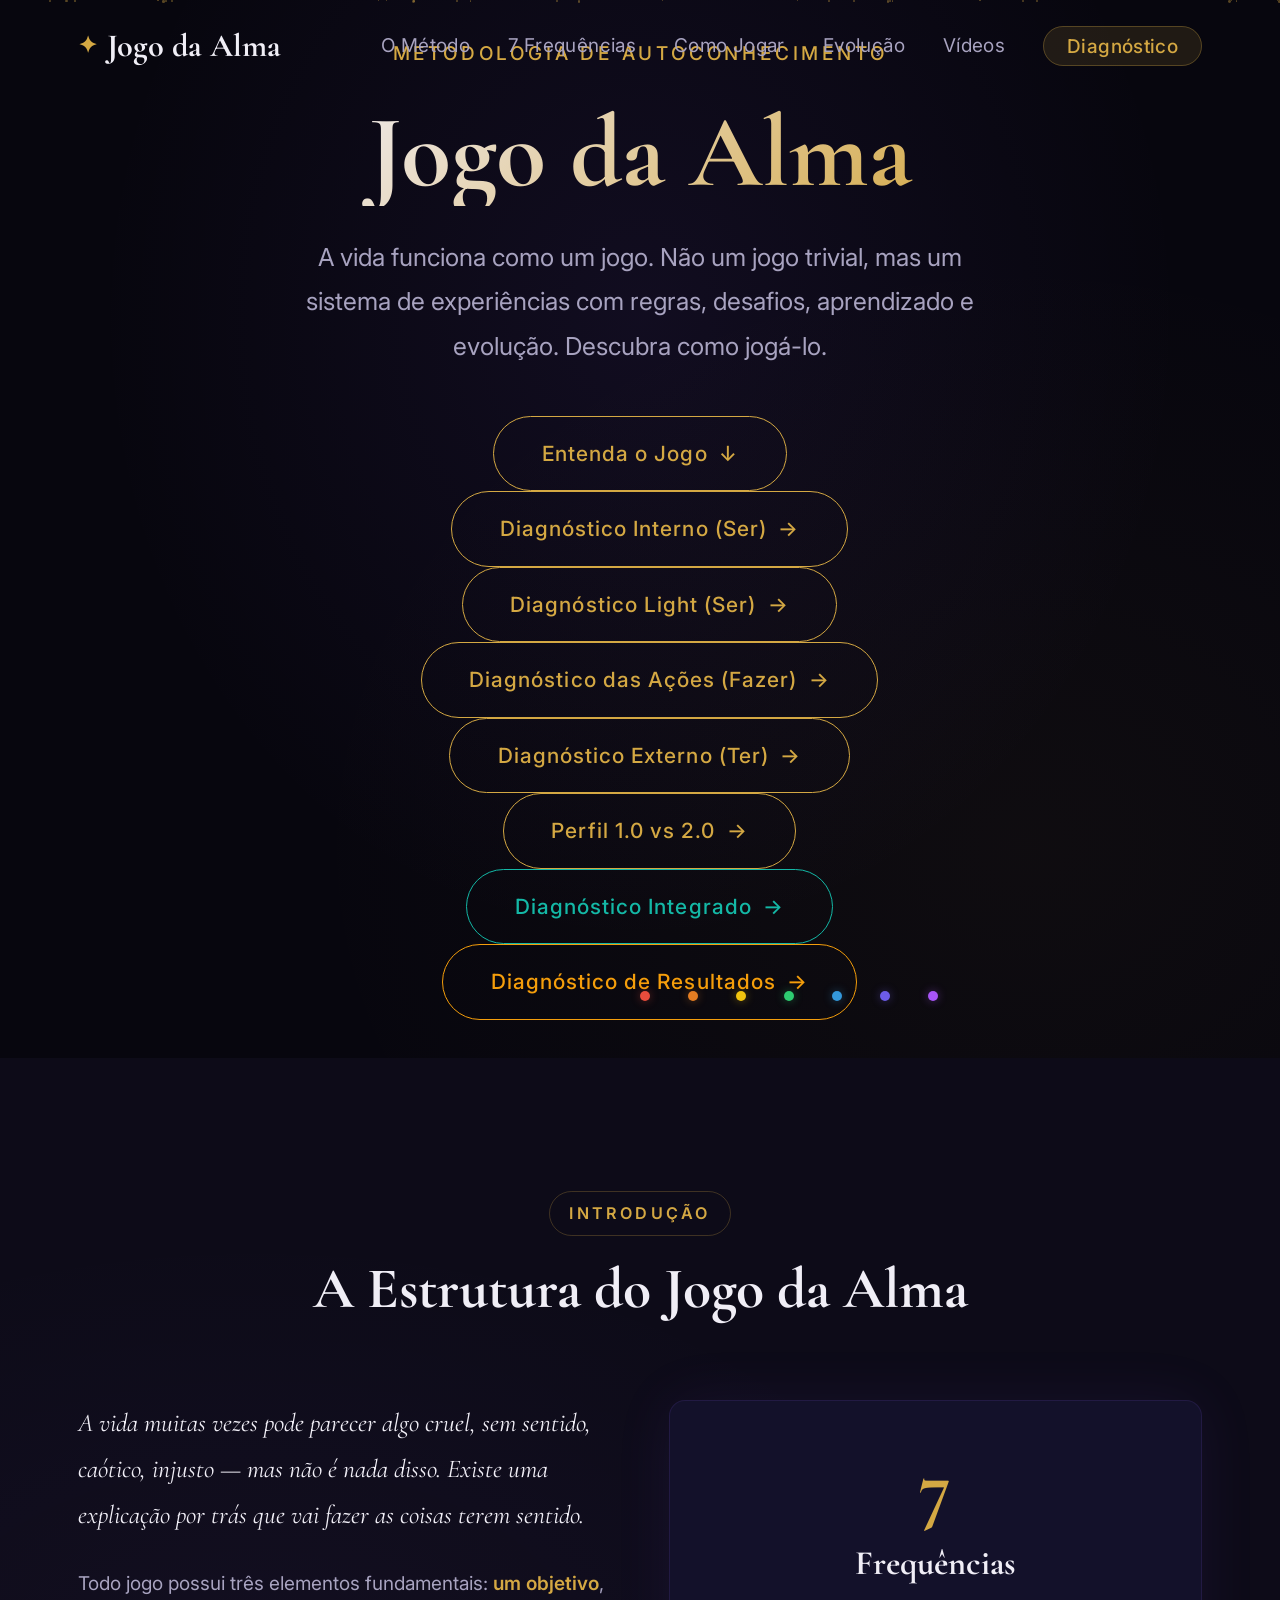
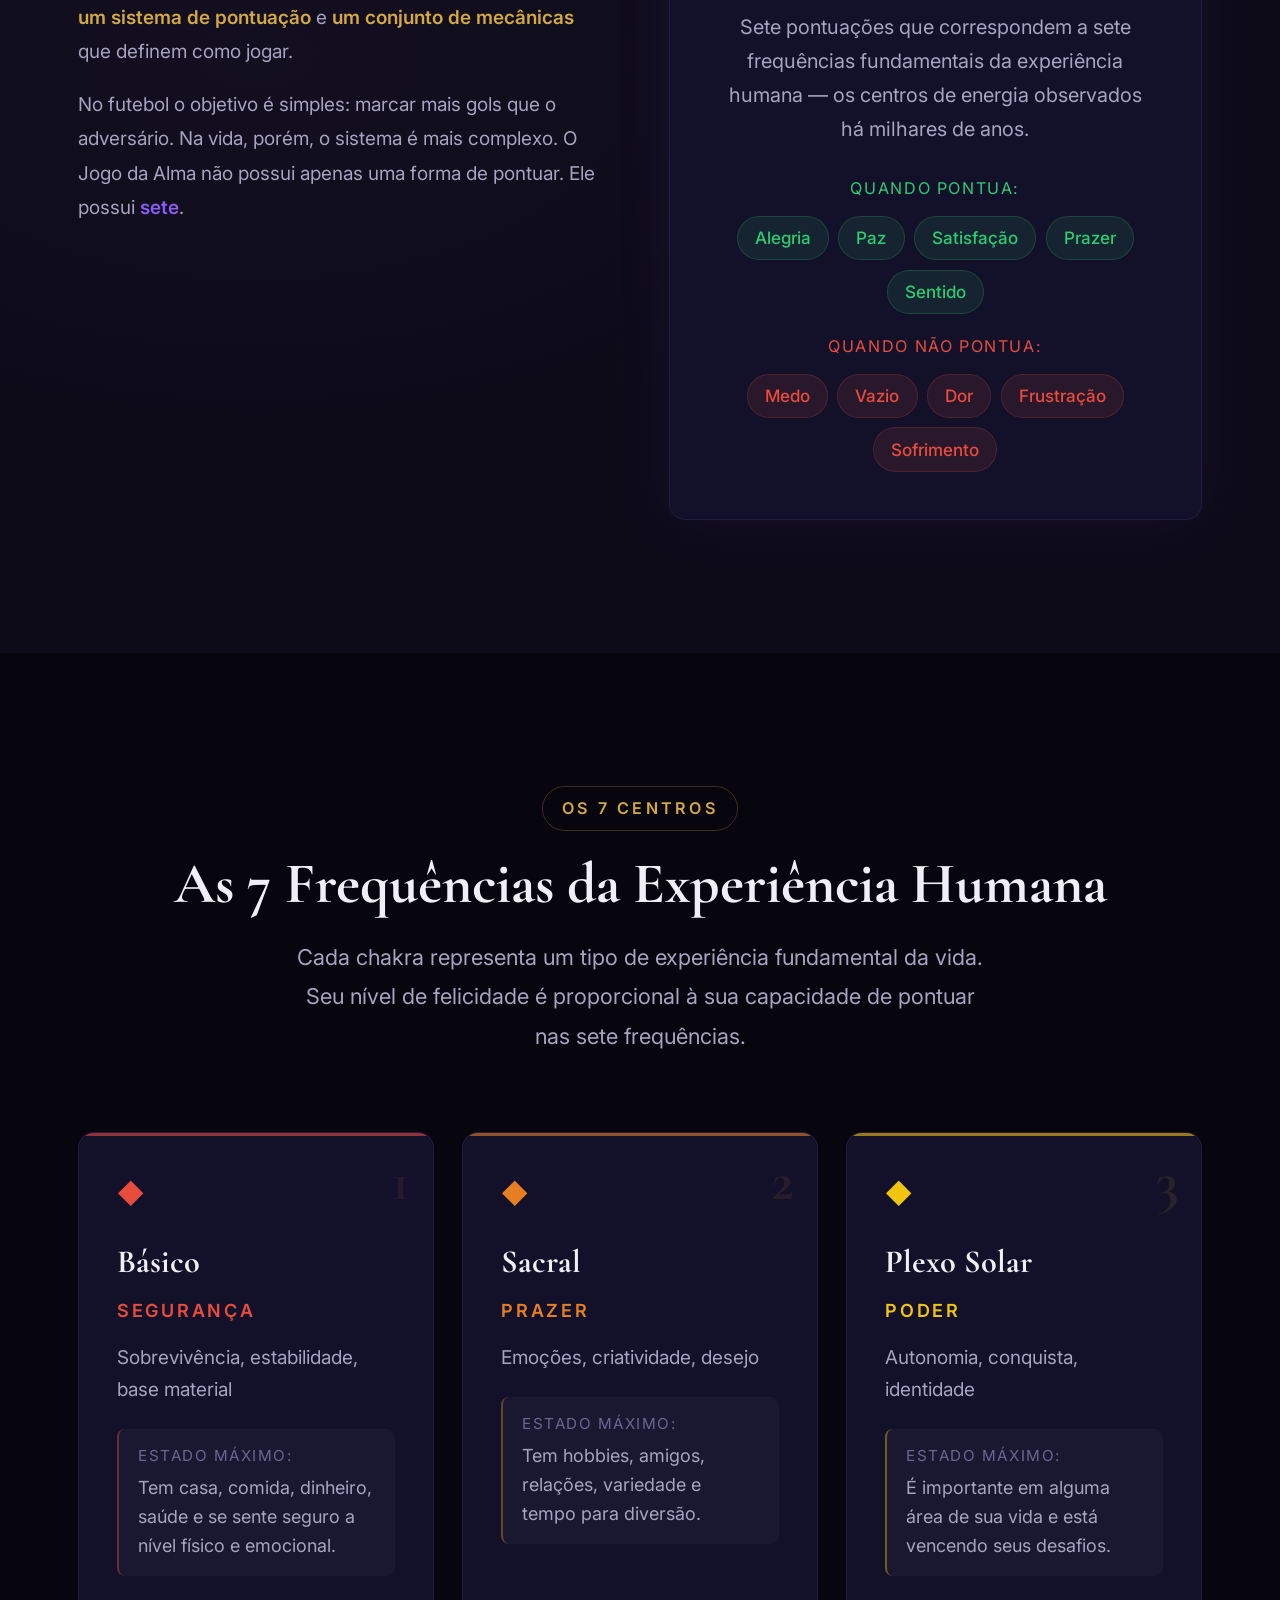
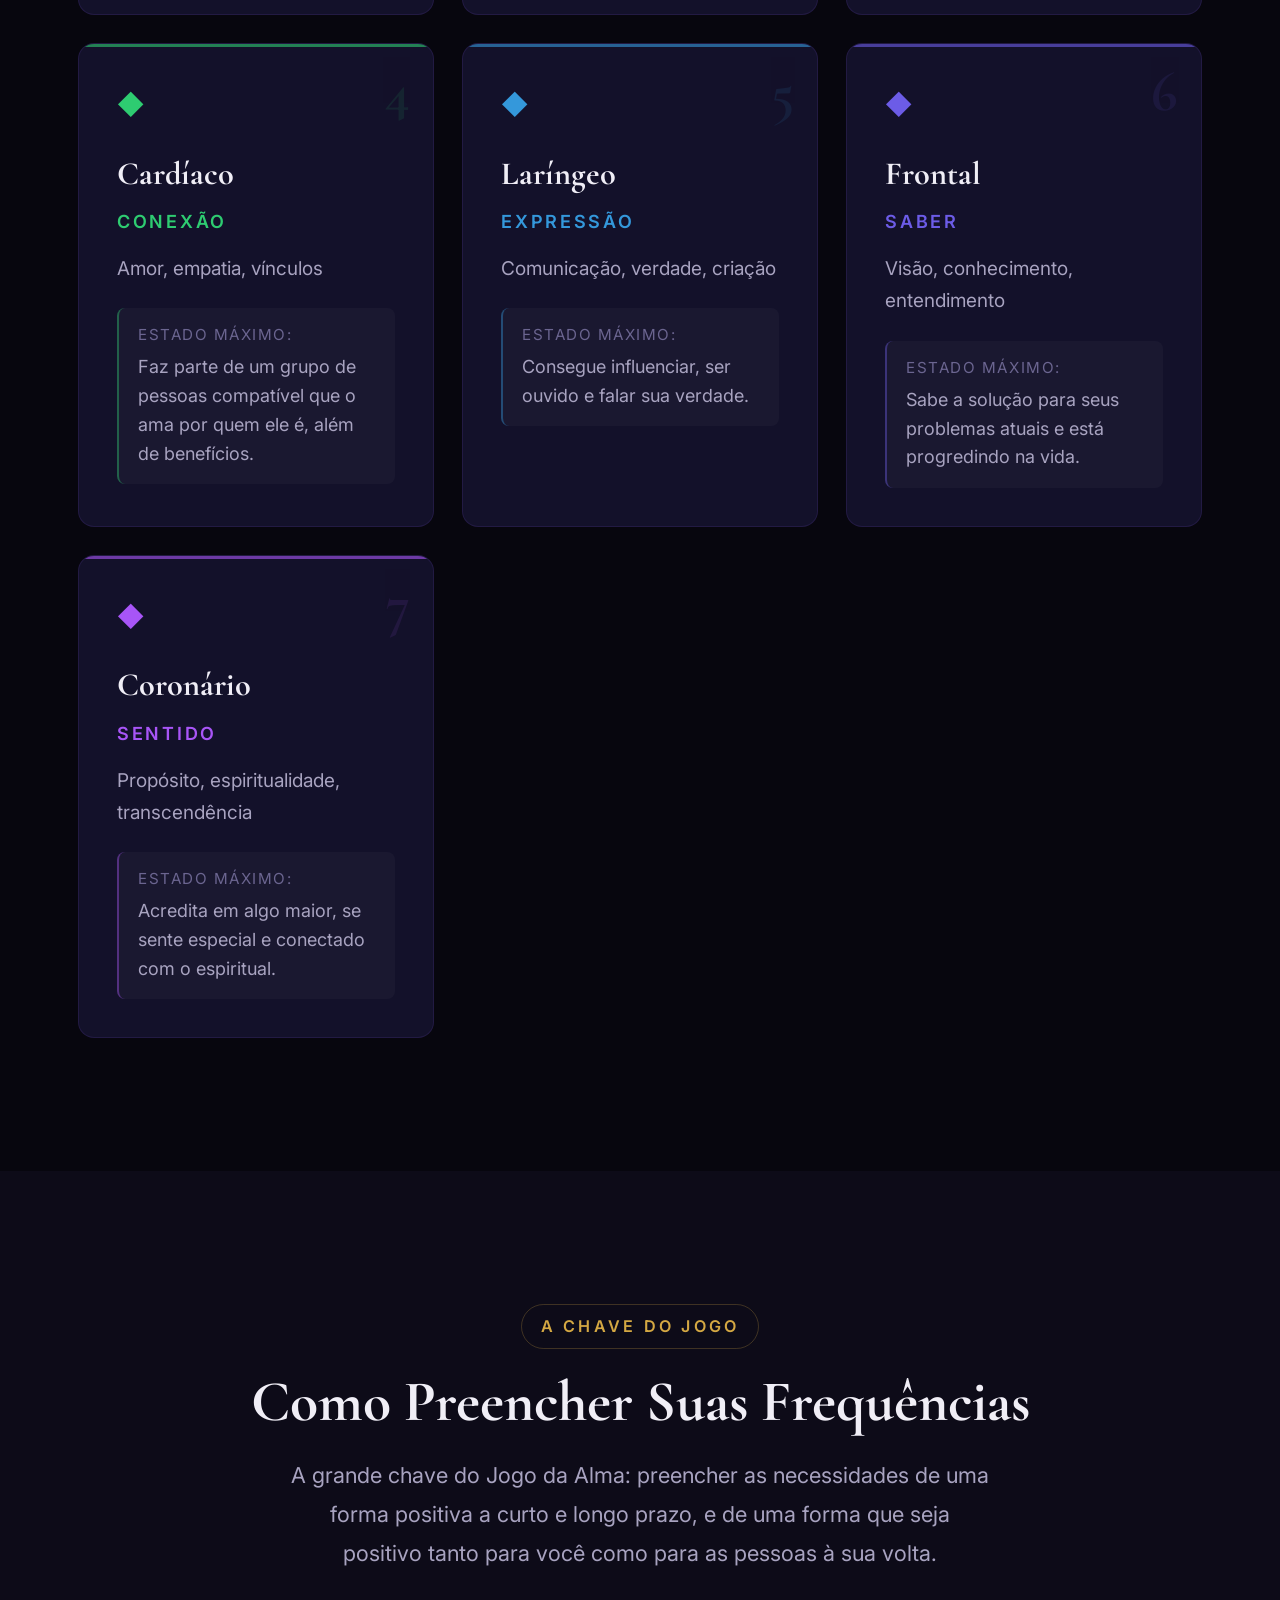
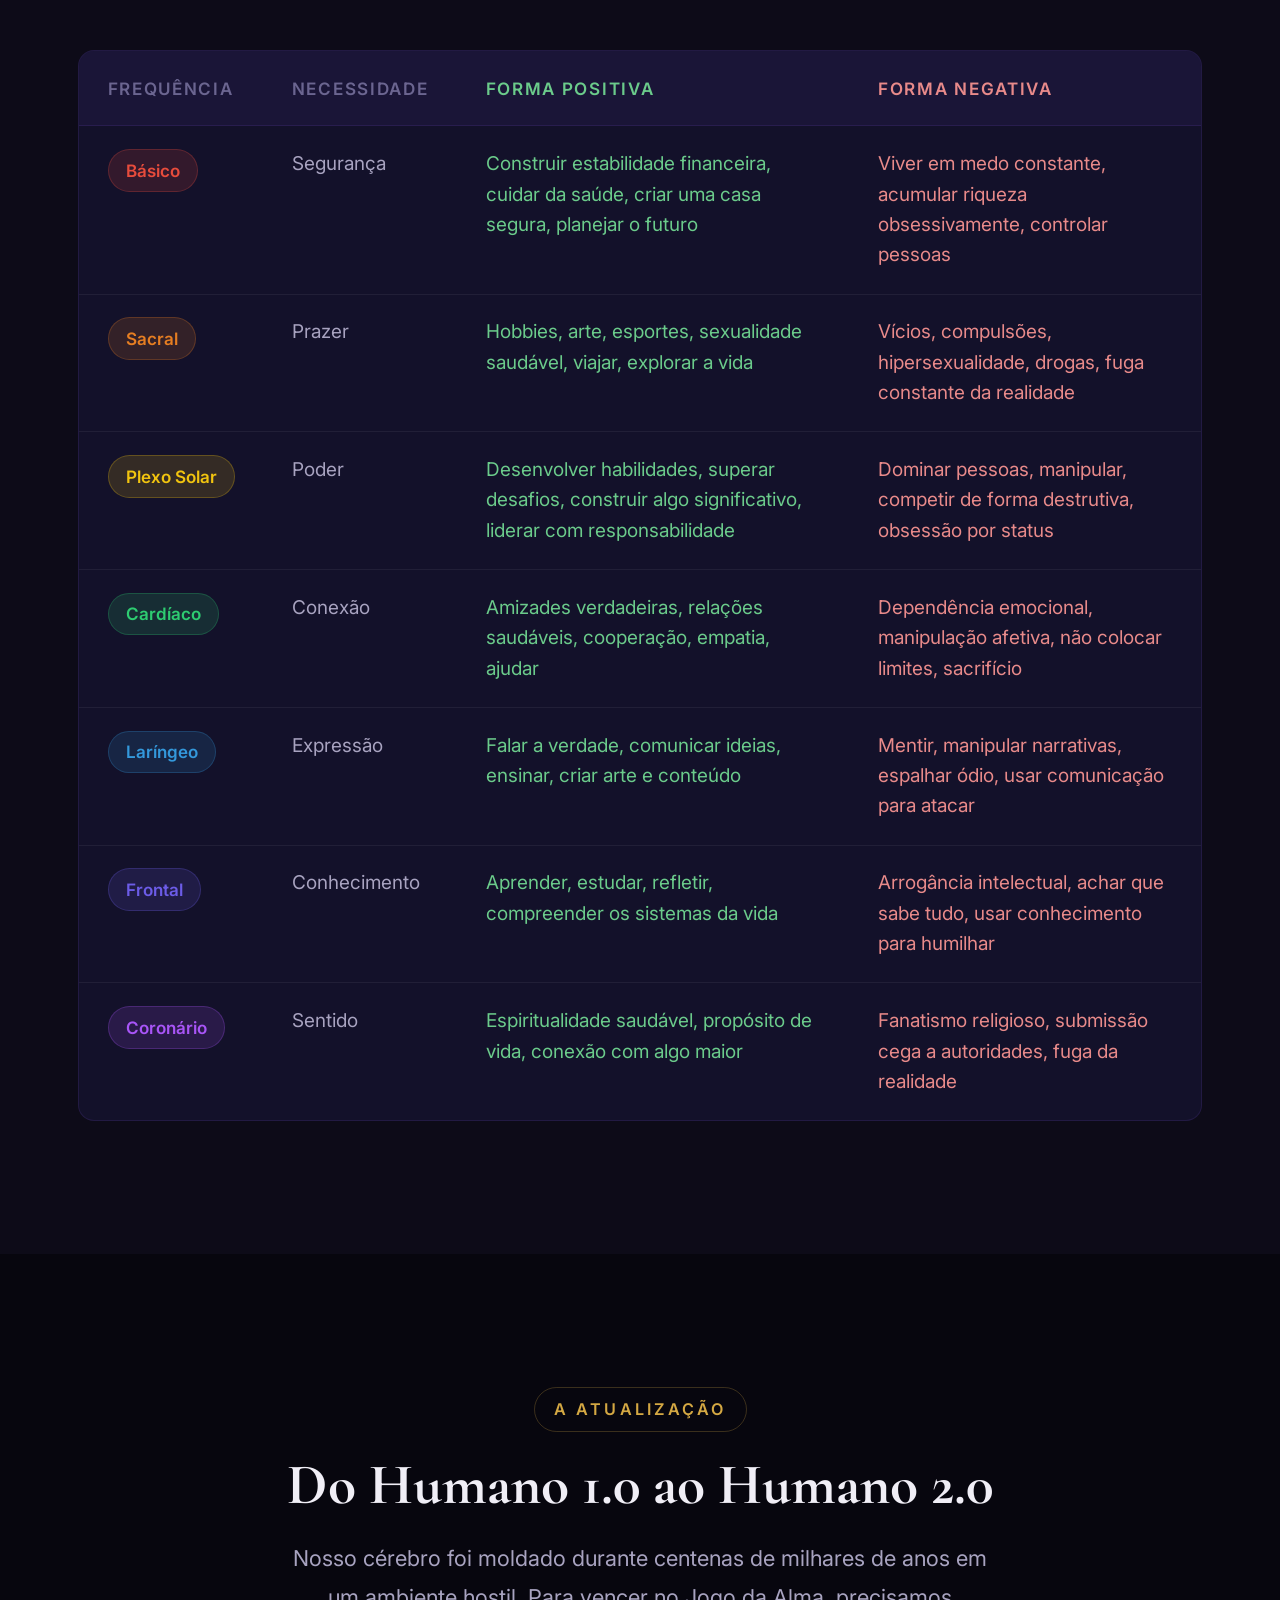
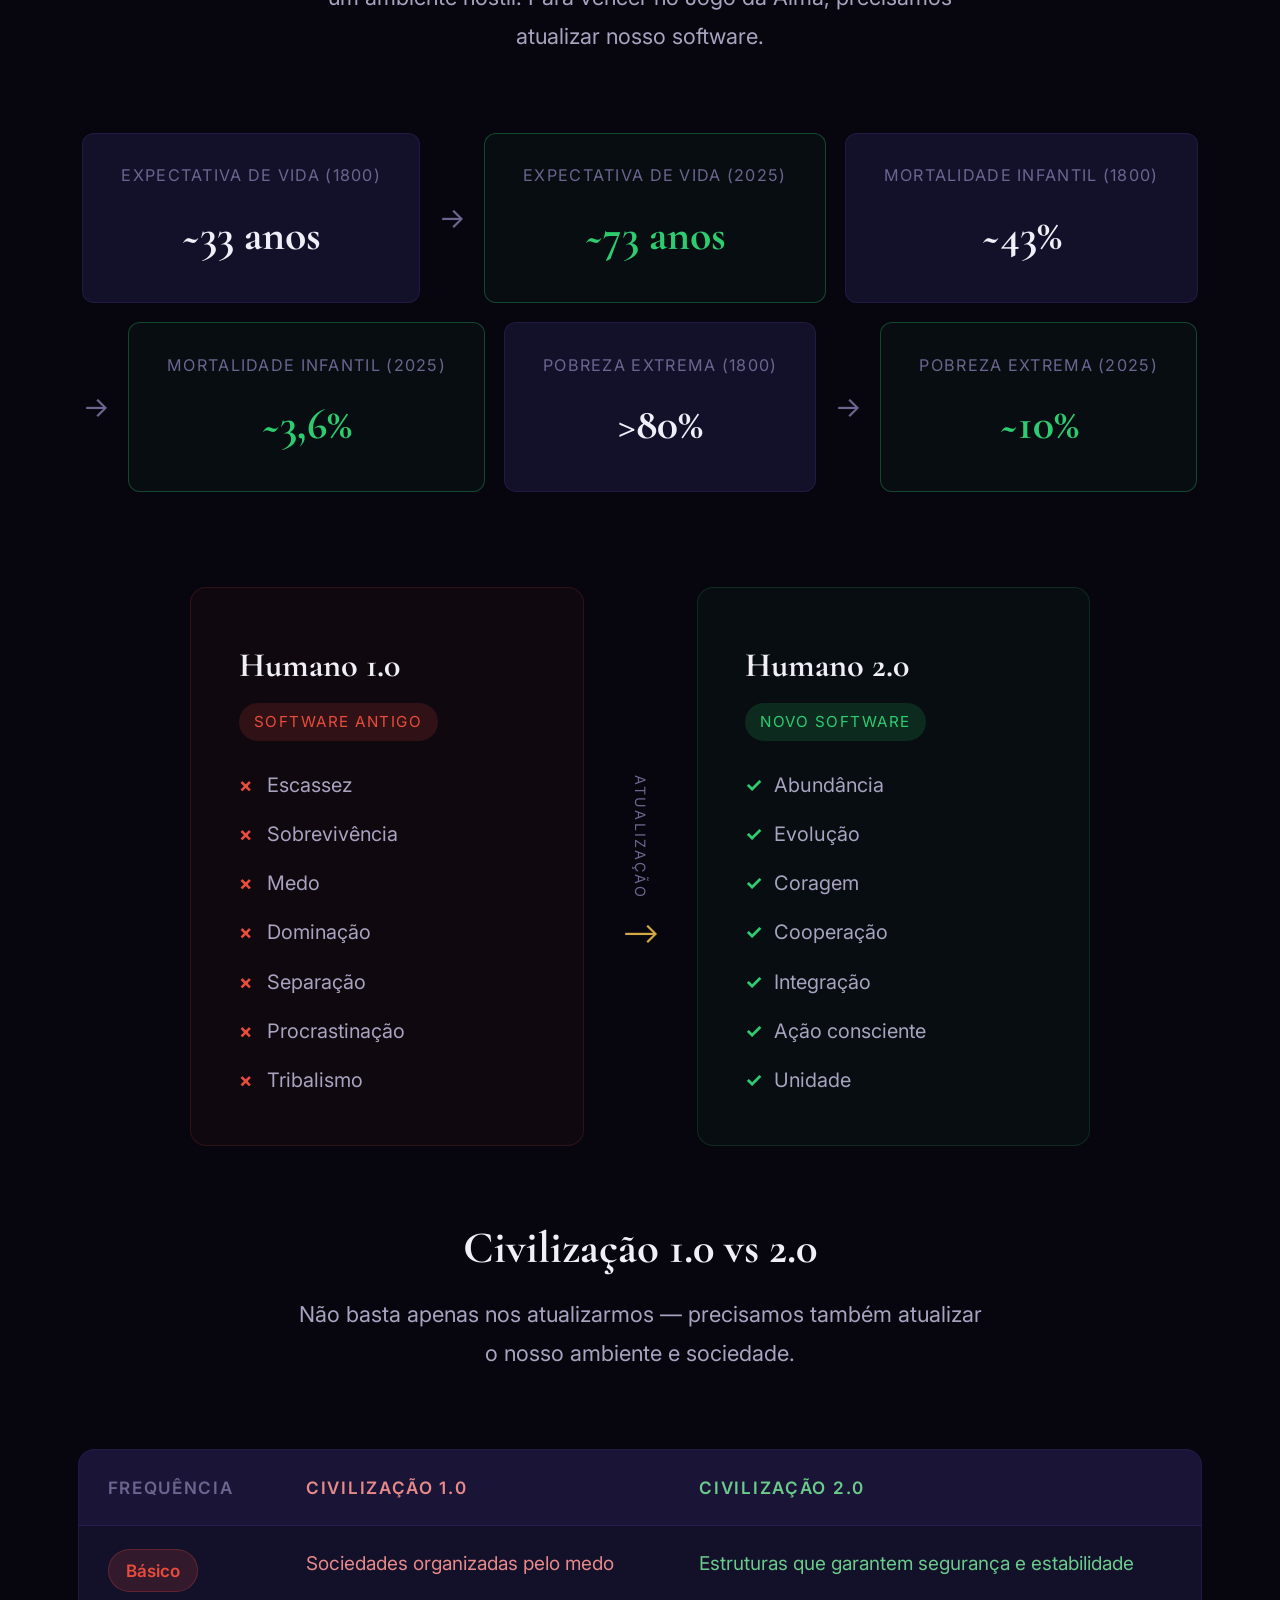
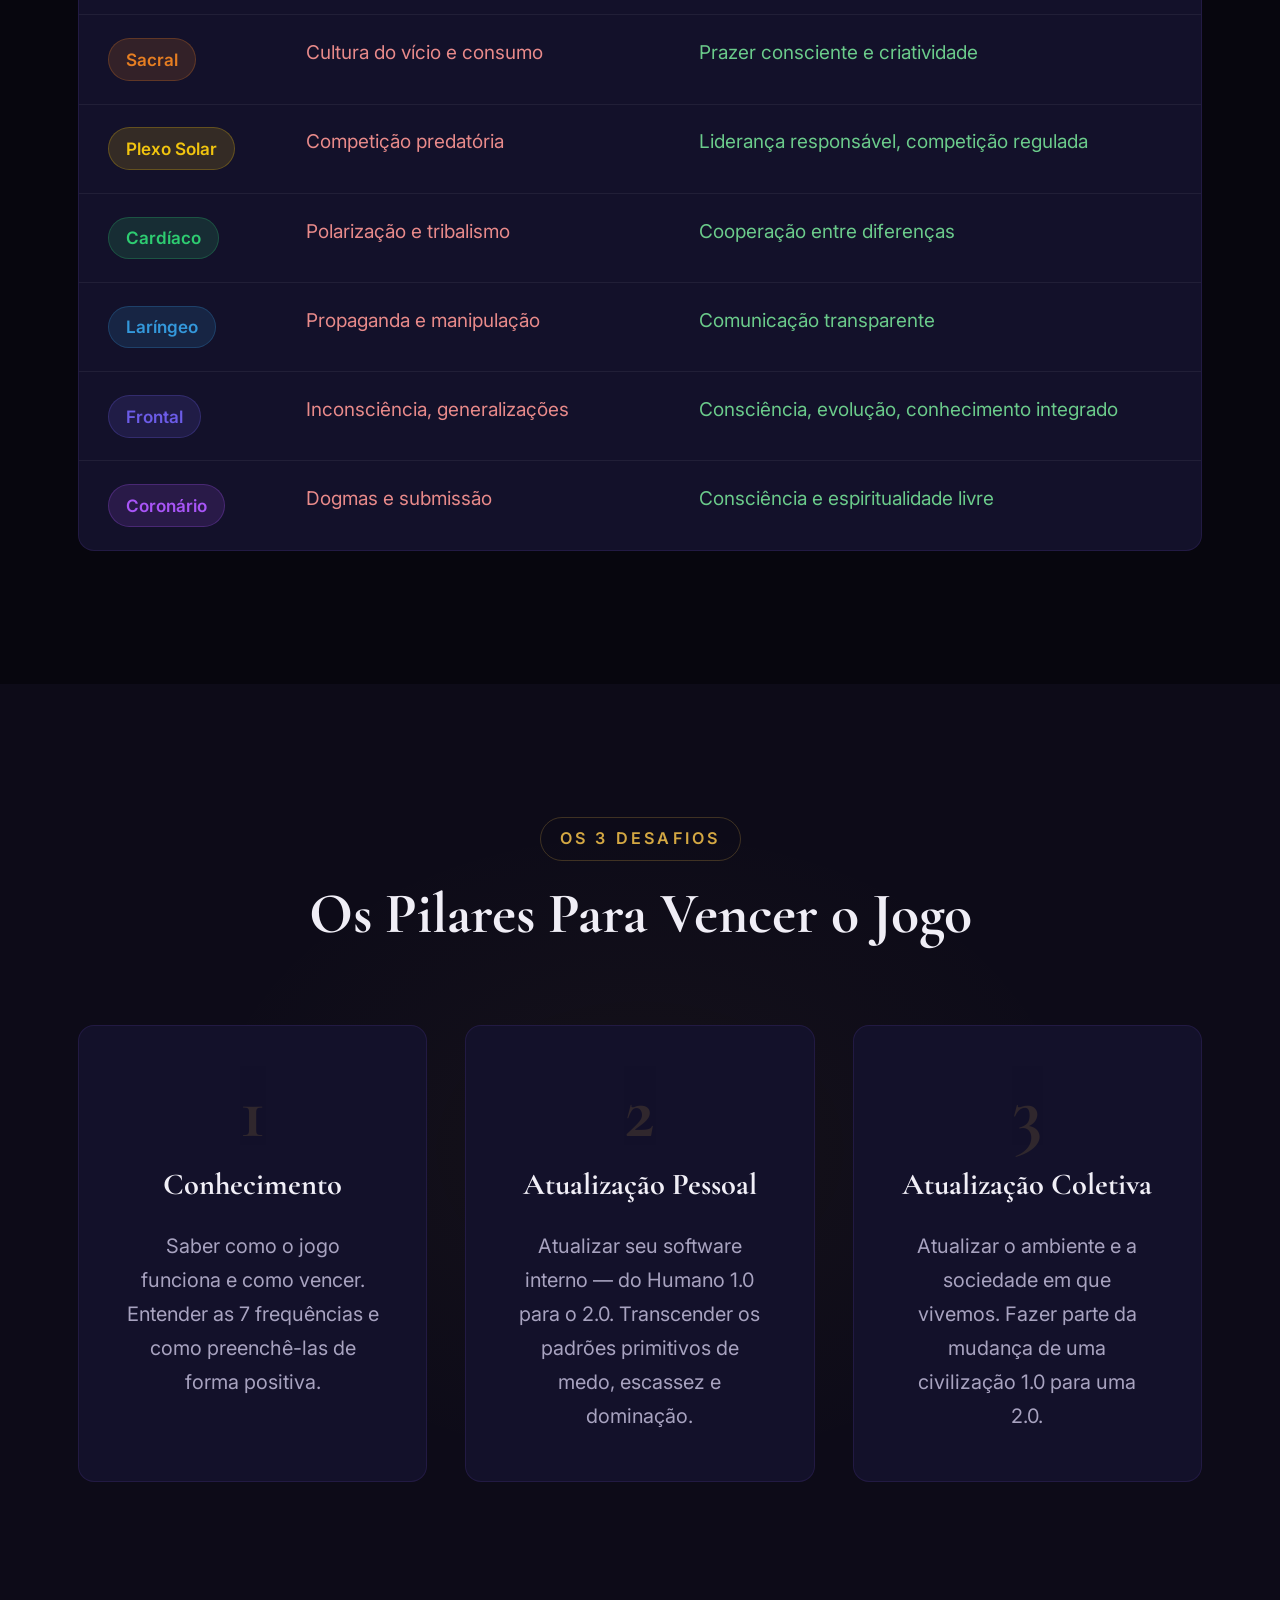
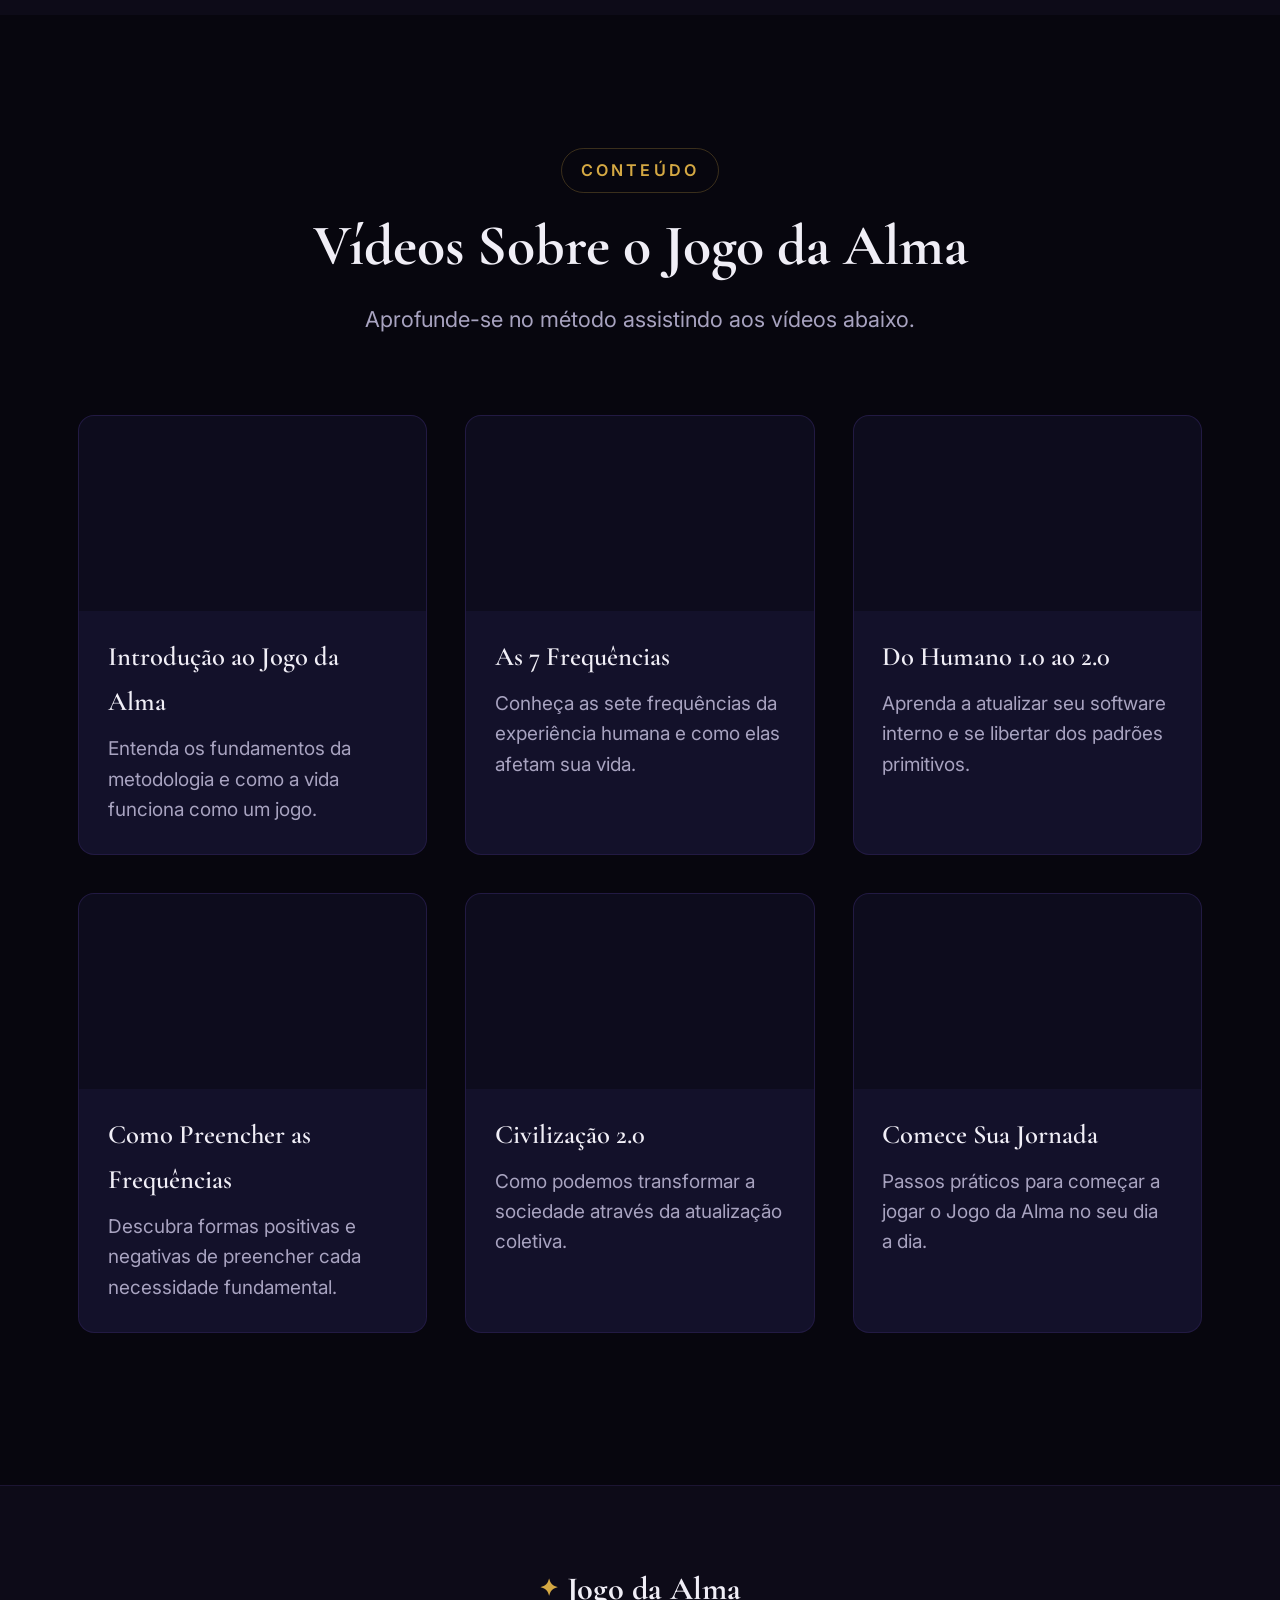
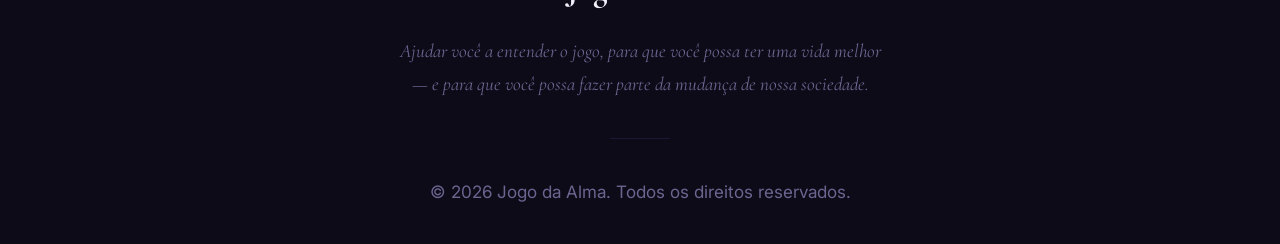
<file: index.html>
<!DOCTYPE html>
<html lang="pt-BR">
<head>
    <meta charset="UTF-8">
    <meta name="viewport" content="width=device-width, initial-scale=1.0">
    <title>Jogo da Alma — Metodologia de Autoconhecimento</title>
    <link rel="stylesheet" href="styles.css">
    <link rel="preconnect" href="https://fonts.googleapis.com">
    <link rel="preconnect" href="https://fonts.gstatic.com" crossorigin>
    <link href="https://fonts.googleapis.com/css2?family=Cormorant+Garamond:ital,wght@0,400;0,600;0,700;1,400&family=Inter:wght@300;400;500;600&display=swap" rel="stylesheet">
</head>
<body>

    <nav class="navbar" id="navbar">
        <div class="nav-container">
            <a href="#hero" class="nav-logo">
                <span class="logo-icon">✦</span> Jogo da Alma
            </a>
            <button class="nav-toggle" id="navToggle" aria-label="Menu">
                <span></span><span></span><span></span>
            </button>
            <ul class="nav-links" id="navLinks">
                <li><a href="#oque">O Método</a></li>
                <li><a href="#frequencias">7 Frequências</a></li>
                <li><a href="#preenchimento">Como Jogar</a></li>
                <li><a href="#evolucao">Evolução</a></li>
                <li><a href="#videos">Vídeos</a></li>
                <li><a href="questionario.html" class="nav-cta">Diagnóstico</a></li>
            </ul>
        </div>
    </nav>

    <section class="hero" id="hero">
        <div class="hero-particles" id="heroParticles"></div>
        <div class="hero-content">
            <p class="hero-subtitle">Metodologia de Autoconhecimento</p>
            <h1 class="hero-title">Jogo da Alma</h1>
            <p class="hero-description">A vida funciona como um jogo. Não um jogo trivial, mas um sistema de experiências com regras, desafios, aprendizado e evolução. Descubra como jogá-lo.</p>
            <a href="#oque" class="hero-cta">Entenda o Jogo <span>↓</span></a>
            <a href="questionario.html" class="hero-cta hero-cta-secondary">Diagnóstico Interno (Ser) <span>→</span></a>
            <a href="questionario-light.html" class="hero-cta hero-cta-secondary" style="border-color:#d4a843;color:#d4a843;">Diagnóstico Light (Ser) <span>→</span></a>
            <a href="questionario-acoes.html" class="hero-cta hero-cta-secondary">Diagnóstico das Ações (Fazer) <span>→</span></a>
            <a href="questionario-externo.html" class="hero-cta hero-cta-secondary">Diagnóstico Externo (Ter) <span>→</span></a>
            <a href="questionario-perfil.html" class="hero-cta hero-cta-secondary">Perfil 1.0 vs 2.0 <span>→</span></a>
            <a href="questionario-integrado.html" class="hero-cta hero-cta-secondary" style="border-color:#14b8a6;color:#14b8a6;">Diagnóstico Integrado <span>→</span></a>
            <a href="questionario-resultados.html" class="hero-cta hero-cta-secondary" style="border-color:#f59e0b;color:#f59e0b;">Diagnóstico de Resultados <span>→</span></a>
        </div>
        <div class="hero-chakra-strip">
            <div class="chakra-dot" style="--color: #e74c3c" data-label="Segurança"></div>
            <div class="chakra-dot" style="--color: #e67e22" data-label="Prazer"></div>
            <div class="chakra-dot" style="--color: #f1c40f" data-label="Poder"></div>
            <div class="chakra-dot" style="--color: #2ecc71" data-label="Conexão"></div>
            <div class="chakra-dot" style="--color: #3498db" data-label="Expressão"></div>
            <div class="chakra-dot" style="--color: #6c5ce7" data-label="Saber"></div>
            <div class="chakra-dot" style="--color: #a855f7" data-label="Sentido"></div>
        </div>
    </section>

    <section class="section section-intro" id="oque">
        <div class="container">
            <div class="section-header" data-animate>
                <span class="section-tag">Introdução</span>
                <h2>A Estrutura do Jogo da Alma</h2>
            </div>
            <div class="intro-grid" data-animate>
                <div class="intro-text">
                    <p class="lead">A vida muitas vezes pode parecer algo cruel, sem sentido, caótico, injusto — mas não é nada disso. Existe uma explicação por trás que vai fazer as coisas terem sentido.</p>
                    <p>Todo jogo possui três elementos fundamentais: <strong>um objetivo</strong>, <strong>um sistema de pontuação</strong> e <strong>um conjunto de mecânicas</strong> que definem como jogar.</p>
                    <p>No futebol o objetivo é simples: marcar mais gols que o adversário. Na vida, porém, o sistema é mais complexo. O Jogo da Alma não possui apenas uma forma de pontuar. Ele possui <em>sete</em>.</p>
                </div>
                <div class="intro-card">
                    <div class="intro-card-icon">7</div>
                    <h3>Frequências</h3>
                    <p>Sete pontuações que correspondem a sete frequências fundamentais da experiência humana — os centros de energia observados há milhares de anos.</p>
                    <div class="intro-card-emotions">
                        <div class="emotion-group positive">
                            <span class="emotion-label">Quando pontua:</span>
                            <span>Alegria</span><span>Paz</span><span>Satisfação</span><span>Prazer</span><span>Sentido</span>
                        </div>
                        <div class="emotion-group negative">
                            <span class="emotion-label">Quando não pontua:</span>
                            <span>Medo</span><span>Vazio</span><span>Dor</span><span>Frustração</span><span>Sofrimento</span>
                        </div>
                    </div>
                </div>
            </div>
        </div>
    </section>

    <section class="section section-frequencias" id="frequencias">
        <div class="container">
            <div class="section-header" data-animate>
                <span class="section-tag">Os 7 Centros</span>
                <h2>As 7 Frequências da Experiência Humana</h2>
                <p class="section-desc">Cada chakra representa um tipo de experiência fundamental da vida. Seu nível de felicidade é proporcional à sua capacidade de pontuar nas sete frequências.</p>
            </div>

            <div class="frequencias-grid" data-animate>
                <div class="freq-card" style="--accent: #e74c3c">
                    <div class="freq-number">1</div>
                    <div class="freq-icon">◆</div>
                    <h3>Básico</h3>
                    <p class="freq-theme">Segurança</p>
                    <p class="freq-desc">Sobrevivência, estabilidade, base material</p>
                    <div class="freq-max">
                        <span class="freq-max-label">Estado máximo:</span>
                        Tem casa, comida, dinheiro, saúde e se sente seguro a nível físico e emocional.
                    </div>
                </div>

                <div class="freq-card" style="--accent: #e67e22">
                    <div class="freq-number">2</div>
                    <div class="freq-icon">◆</div>
                    <h3>Sacral</h3>
                    <p class="freq-theme">Prazer</p>
                    <p class="freq-desc">Emoções, criatividade, desejo</p>
                    <div class="freq-max">
                        <span class="freq-max-label">Estado máximo:</span>
                        Tem hobbies, amigos, relações, variedade e tempo para diversão.
                    </div>
                </div>

                <div class="freq-card" style="--accent: #f1c40f">
                    <div class="freq-number">3</div>
                    <div class="freq-icon">◆</div>
                    <h3>Plexo Solar</h3>
                    <p class="freq-theme">Poder</p>
                    <p class="freq-desc">Autonomia, conquista, identidade</p>
                    <div class="freq-max">
                        <span class="freq-max-label">Estado máximo:</span>
                        É importante em alguma área de sua vida e está vencendo seus desafios.
                    </div>
                </div>

                <div class="freq-card" style="--accent: #2ecc71">
                    <div class="freq-number">4</div>
                    <div class="freq-icon">◆</div>
                    <h3>Cardíaco</h3>
                    <p class="freq-theme">Conexão</p>
                    <p class="freq-desc">Amor, empatia, vínculos</p>
                    <div class="freq-max">
                        <span class="freq-max-label">Estado máximo:</span>
                        Faz parte de um grupo de pessoas compatível que o ama por quem ele é, além de benefícios.
                    </div>
                </div>

                <div class="freq-card" style="--accent: #3498db">
                    <div class="freq-number">5</div>
                    <div class="freq-icon">◆</div>
                    <h3>Laríngeo</h3>
                    <p class="freq-theme">Expressão</p>
                    <p class="freq-desc">Comunicação, verdade, criação</p>
                    <div class="freq-max">
                        <span class="freq-max-label">Estado máximo:</span>
                        Consegue influenciar, ser ouvido e falar sua verdade.
                    </div>
                </div>

                <div class="freq-card" style="--accent: #6c5ce7">
                    <div class="freq-number">6</div>
                    <div class="freq-icon">◆</div>
                    <h3>Frontal</h3>
                    <p class="freq-theme">Saber</p>
                    <p class="freq-desc">Visão, conhecimento, entendimento</p>
                    <div class="freq-max">
                        <span class="freq-max-label">Estado máximo:</span>
                        Sabe a solução para seus problemas atuais e está progredindo na vida.
                    </div>
                </div>

                <div class="freq-card" style="--accent: #a855f7">
                    <div class="freq-number">7</div>
                    <div class="freq-icon">◆</div>
                    <h3>Coronário</h3>
                    <p class="freq-theme">Sentido</p>
                    <p class="freq-desc">Propósito, espiritualidade, transcendência</p>
                    <div class="freq-max">
                        <span class="freq-max-label">Estado máximo:</span>
                        Acredita em algo maior, se sente especial e conectado com o espiritual.
                    </div>
                </div>
            </div>
        </div>
    </section>

    <section class="section section-preenchimento" id="preenchimento">
        <div class="container">
            <div class="section-header" data-animate>
                <span class="section-tag">A Chave do Jogo</span>
                <h2>Como Preencher Suas Frequências</h2>
                <p class="section-desc">A grande chave do Jogo da Alma: preencher as necessidades de uma forma positiva a curto e longo prazo, e de uma forma que seja positivo tanto para você como para as pessoas à sua volta.</p>
            </div>

            <div class="table-responsive" data-animate>
                <table class="jogo-table">
                    <thead>
                        <tr>
                            <th>Frequência</th>
                            <th>Necessidade</th>
                            <th class="col-positive">Forma Positiva</th>
                            <th class="col-negative">Forma Negativa</th>
                        </tr>
                    </thead>
                    <tbody>
                        <tr>
                            <td><span class="freq-badge" style="--accent: #e74c3c">Básico</span></td>
                            <td>Segurança</td>
                            <td class="col-positive">Construir estabilidade financeira, cuidar da saúde, criar uma casa segura, planejar o futuro</td>
                            <td class="col-negative">Viver em medo constante, acumular riqueza obsessivamente, controlar pessoas</td>
                        </tr>
                        <tr>
                            <td><span class="freq-badge" style="--accent: #e67e22">Sacral</span></td>
                            <td>Prazer</td>
                            <td class="col-positive">Hobbies, arte, esportes, sexualidade saudável, viajar, explorar a vida</td>
                            <td class="col-negative">Vícios, compulsões, hipersexualidade, drogas, fuga constante da realidade</td>
                        </tr>
                        <tr>
                            <td><span class="freq-badge" style="--accent: #f1c40f">Plexo Solar</span></td>
                            <td>Poder</td>
                            <td class="col-positive">Desenvolver habilidades, superar desafios, construir algo significativo, liderar com responsabilidade</td>
                            <td class="col-negative">Dominar pessoas, manipular, competir de forma destrutiva, obsessão por status</td>
                        </tr>
                        <tr>
                            <td><span class="freq-badge" style="--accent: #2ecc71">Cardíaco</span></td>
                            <td>Conexão</td>
                            <td class="col-positive">Amizades verdadeiras, relações saudáveis, cooperação, empatia, ajudar</td>
                            <td class="col-negative">Dependência emocional, manipulação afetiva, não colocar limites, sacrifício</td>
                        </tr>
                        <tr>
                            <td><span class="freq-badge" style="--accent: #3498db">Laríngeo</span></td>
                            <td>Expressão</td>
                            <td class="col-positive">Falar a verdade, comunicar ideias, ensinar, criar arte e conteúdo</td>
                            <td class="col-negative">Mentir, manipular narrativas, espalhar ódio, usar comunicação para atacar</td>
                        </tr>
                        <tr>
                            <td><span class="freq-badge" style="--accent: #6c5ce7">Frontal</span></td>
                            <td>Conhecimento</td>
                            <td class="col-positive">Aprender, estudar, refletir, compreender os sistemas da vida</td>
                            <td class="col-negative">Arrogância intelectual, achar que sabe tudo, usar conhecimento para humilhar</td>
                        </tr>
                        <tr>
                            <td><span class="freq-badge" style="--accent: #a855f7">Coronário</span></td>
                            <td>Sentido</td>
                            <td class="col-positive">Espiritualidade saudável, propósito de vida, conexão com algo maior</td>
                            <td class="col-negative">Fanatismo religioso, submissão cega a autoridades, fuga da realidade</td>
                        </tr>
                    </tbody>
                </table>
            </div>
        </div>
    </section>

    <section class="section section-evolucao" id="evolucao">
        <div class="container">
            <div class="section-header" data-animate>
                <span class="section-tag">A Atualização</span>
                <h2>Do Humano 1.0 ao Humano 2.0</h2>
                <p class="section-desc">Nosso cérebro foi moldado durante centenas de milhares de anos em um ambiente hostil. Para vencer no Jogo da Alma, precisamos atualizar nosso software.</p>
            </div>

            <div class="evolucao-stats" data-animate>
                <div class="stat-card">
                    <span class="stat-label">Expectativa de vida (1800)</span>
                    <span class="stat-value">~33 anos</span>
                </div>
                <div class="stat-arrow">→</div>
                <div class="stat-card highlight">
                    <span class="stat-label">Expectativa de vida (2025)</span>
                    <span class="stat-value">~73 anos</span>
                </div>
                <div class="stat-card">
                    <span class="stat-label">Mortalidade infantil (1800)</span>
                    <span class="stat-value">~43%</span>
                </div>
                <div class="stat-arrow">→</div>
                <div class="stat-card highlight">
                    <span class="stat-label">Mortalidade infantil (2025)</span>
                    <span class="stat-value">~3,6%</span>
                </div>
                <div class="stat-card">
                    <span class="stat-label">Pobreza extrema (1800)</span>
                    <span class="stat-value">>80%</span>
                </div>
                <div class="stat-arrow">→</div>
                <div class="stat-card highlight">
                    <span class="stat-label">Pobreza extrema (2025)</span>
                    <span class="stat-value">~10%</span>
                </div>
            </div>

            <div class="versoes-comparison" data-animate>
                <div class="versao-card v1">
                    <div class="versao-header">
                        <h3>Humano 1.0</h3>
                        <span class="versao-tag">Software Antigo</span>
                    </div>
                    <ul>
                        <li>Escassez</li>
                        <li>Sobrevivência</li>
                        <li>Medo</li>
                        <li>Dominação</li>
                        <li>Separação</li>
                        <li>Procrastinação</li>
                        <li>Tribalismo</li>
                    </ul>
                </div>
                <div class="versao-divider">
                    <span>Atualização</span>
                    <div class="divider-arrow">⟶</div>
                </div>
                <div class="versao-card v2">
                    <div class="versao-header">
                        <h3>Humano 2.0</h3>
                        <span class="versao-tag">Novo Software</span>
                    </div>
                    <ul>
                        <li>Abundância</li>
                        <li>Evolução</li>
                        <li>Coragem</li>
                        <li>Cooperação</li>
                        <li>Integração</li>
                        <li>Ação consciente</li>
                        <li>Unidade</li>
                    </ul>
                </div>
            </div>

            <div class="section-header" data-animate style="margin-top: 4rem;">
                <h3>Civilização 1.0 vs 2.0</h3>
                <p class="section-desc">Não basta apenas nos atualizarmos — precisamos também atualizar o nosso ambiente e sociedade.</p>
            </div>

            <div class="table-responsive" data-animate>
                <table class="jogo-table civilizacao-table">
                    <thead>
                        <tr>
                            <th>Frequência</th>
                            <th class="col-negative">Civilização 1.0</th>
                            <th class="col-positive">Civilização 2.0</th>
                        </tr>
                    </thead>
                    <tbody>
                        <tr>
                            <td><span class="freq-badge" style="--accent: #e74c3c">Básico</span></td>
                            <td class="col-negative">Sociedades organizadas pelo medo</td>
                            <td class="col-positive">Estruturas que garantem segurança e estabilidade</td>
                        </tr>
                        <tr>
                            <td><span class="freq-badge" style="--accent: #e67e22">Sacral</span></td>
                            <td class="col-negative">Cultura do vício e consumo</td>
                            <td class="col-positive">Prazer consciente e criatividade</td>
                        </tr>
                        <tr>
                            <td><span class="freq-badge" style="--accent: #f1c40f">Plexo Solar</span></td>
                            <td class="col-negative">Competição predatória</td>
                            <td class="col-positive">Liderança responsável, competição regulada</td>
                        </tr>
                        <tr>
                            <td><span class="freq-badge" style="--accent: #2ecc71">Cardíaco</span></td>
                            <td class="col-negative">Polarização e tribalismo</td>
                            <td class="col-positive">Cooperação entre diferenças</td>
                        </tr>
                        <tr>
                            <td><span class="freq-badge" style="--accent: #3498db">Laríngeo</span></td>
                            <td class="col-negative">Propaganda e manipulação</td>
                            <td class="col-positive">Comunicação transparente</td>
                        </tr>
                        <tr>
                            <td><span class="freq-badge" style="--accent: #6c5ce7">Frontal</span></td>
                            <td class="col-negative">Inconsciência, generalizações</td>
                            <td class="col-positive">Consciência, evolução, conhecimento integrado</td>
                        </tr>
                        <tr>
                            <td><span class="freq-badge" style="--accent: #a855f7">Coronário</span></td>
                            <td class="col-negative">Dogmas e submissão</td>
                            <td class="col-positive">Consciência e espiritualidade livre</td>
                        </tr>
                    </tbody>
                </table>
            </div>
        </div>
    </section>

    <section class="section section-desafios" id="desafios">
        <div class="container">
            <div class="section-header" data-animate>
                <span class="section-tag">Os 3 Desafios</span>
                <h2>Os Pilares Para Vencer o Jogo</h2>
            </div>
            <div class="desafios-grid" data-animate>
                <div class="desafio-card">
                    <div class="desafio-num">1</div>
                    <h3>Conhecimento</h3>
                    <p>Saber como o jogo funciona e como vencer. Entender as 7 frequências e como preenchê-las de forma positiva.</p>
                </div>
                <div class="desafio-card">
                    <div class="desafio-num">2</div>
                    <h3>Atualização Pessoal</h3>
                    <p>Atualizar seu software interno — do Humano 1.0 para o 2.0. Transcender os padrões primitivos de medo, escassez e dominação.</p>
                </div>
                <div class="desafio-card">
                    <div class="desafio-num">3</div>
                    <h3>Atualização Coletiva</h3>
                    <p>Atualizar o ambiente e a sociedade em que vivemos. Fazer parte da mudança de uma civilização 1.0 para uma 2.0.</p>
                </div>
            </div>
        </div>
    </section>

    <section class="section section-videos" id="videos">
        <div class="container">
            <div class="section-header" data-animate>
                <span class="section-tag">Conteúdo</span>
                <h2>Vídeos Sobre o Jogo da Alma</h2>
                <p class="section-desc">Aprofunde-se no método assistindo aos vídeos abaixo.</p>
            </div>
            <div class="videos-grid" data-animate>
                <!-- Substitua os SRC pelos links reais dos seus vídeos do YouTube -->
                <div class="video-card">
                    <div class="video-wrapper">
                        <iframe src="https://www.youtube.com/embed/VIDEO_ID_1" title="Vídeo 1 - Jogo da Alma" frameborder="0" allow="accelerometer; autoplay; clipboard-write; encrypted-media; gyroscope; picture-in-picture" allowfullscreen></iframe>
                    </div>
                    <h4>Introdução ao Jogo da Alma</h4>
                    <p>Entenda os fundamentos da metodologia e como a vida funciona como um jogo.</p>
                </div>
                <div class="video-card">
                    <div class="video-wrapper">
                        <iframe src="https://www.youtube.com/embed/VIDEO_ID_2" title="Vídeo 2 - Jogo da Alma" frameborder="0" allow="accelerometer; autoplay; clipboard-write; encrypted-media; gyroscope; picture-in-picture" allowfullscreen></iframe>
                    </div>
                    <h4>As 7 Frequências</h4>
                    <p>Conheça as sete frequências da experiência humana e como elas afetam sua vida.</p>
                </div>
                <div class="video-card">
                    <div class="video-wrapper">
                        <iframe src="https://www.youtube.com/embed/VIDEO_ID_3" title="Vídeo 3 - Jogo da Alma" frameborder="0" allow="accelerometer; autoplay; clipboard-write; encrypted-media; gyroscope; picture-in-picture" allowfullscreen></iframe>
                    </div>
                    <h4>Do Humano 1.0 ao 2.0</h4>
                    <p>Aprenda a atualizar seu software interno e se libertar dos padrões primitivos.</p>
                </div>
                <div class="video-card">
                    <div class="video-wrapper">
                        <iframe src="https://www.youtube.com/embed/VIDEO_ID_4" title="Vídeo 4 - Jogo da Alma" frameborder="0" allow="accelerometer; autoplay; clipboard-write; encrypted-media; gyroscope; picture-in-picture" allowfullscreen></iframe>
                    </div>
                    <h4>Como Preencher as Frequências</h4>
                    <p>Descubra formas positivas e negativas de preencher cada necessidade fundamental.</p>
                </div>
                <div class="video-card">
                    <div class="video-wrapper">
                        <iframe src="https://www.youtube.com/embed/VIDEO_ID_5" title="Vídeo 5 - Jogo da Alma" frameborder="0" allow="accelerometer; autoplay; clipboard-write; encrypted-media; gyroscope; picture-in-picture" allowfullscreen></iframe>
                    </div>
                    <h4>Civilização 2.0</h4>
                    <p>Como podemos transformar a sociedade através da atualização coletiva.</p>
                </div>
                <div class="video-card">
                    <div class="video-wrapper">
                        <iframe src="https://www.youtube.com/embed/VIDEO_ID_6" title="Vídeo 6 - Jogo da Alma" frameborder="0" allow="accelerometer; autoplay; clipboard-write; encrypted-media; gyroscope; picture-in-picture" allowfullscreen></iframe>
                    </div>
                    <h4>Comece Sua Jornada</h4>
                    <p>Passos práticos para começar a jogar o Jogo da Alma no seu dia a dia.</p>
                </div>
            </div>
        </div>
    </section>

    <footer class="footer">
        <div class="container">
            <div class="footer-content">
                <div class="footer-brand">
                    <span class="logo-icon">✦</span>
                    <span>Jogo da Alma</span>
                </div>
                <p class="footer-tagline">Ajudar você a entender o jogo, para que você possa ter uma vida melhor — e para que você possa fazer parte da mudança de nossa sociedade.</p>
                <div class="footer-divider"></div>
                <p class="footer-copy">&copy; 2026 Jogo da Alma. Todos os direitos reservados.</p>
            </div>
        </div>
    </footer>

    <script src="script.js"></script>
</body>
</html>
</file>
<file: styles.css>
/* ============================================
   JOGO DA ALMA — Styles
   ============================================ */

*, *::before, *::after {
    margin: 0;
    padding: 0;
    box-sizing: border-box;
}

:root {
    --bg-primary: #07060e;
    --bg-secondary: #0d0b18;
    --bg-card: #13112a;
    --bg-card-hover: #1a1740;
    --text-primary: #f0eef6;
    --text-secondary: #a8a3c0;
    --text-muted: #6b6590;
    --accent-gold: #d4a843;
    --accent-purple: #8b5cf6;
    --border-subtle: rgba(139, 92, 246, 0.12);
    --border-light: rgba(255, 255, 255, 0.06);
    --font-heading: 'Cormorant Garamond', Georgia, serif;
    --font-body: 'Inter', -apple-system, sans-serif;
    --shadow-glow: 0 0 60px rgba(139, 92, 246, 0.08);
}

html {
    scroll-behavior: smooth;
    font-size: 19px;
}

body {
    font-family: var(--font-body);
    background: var(--bg-primary);
    color: var(--text-primary);
    line-height: 1.7;
    overflow-x: hidden;
    -webkit-font-smoothing: antialiased;
}

.container {
    max-width: 1200px;
    margin: 0 auto;
    padding: 0 2rem;
}

/* ============================================
   NAVBAR
   ============================================ */

.navbar {
    position: fixed;
    top: 0;
    left: 0;
    right: 0;
    z-index: 1000;
    padding: 1rem 0;
    transition: all 0.4s ease;
    background: transparent;
}

.navbar.scrolled {
    background: rgba(7, 6, 14, 0.92);
    backdrop-filter: blur(20px);
    border-bottom: 1px solid var(--border-subtle);
    padding: 0.7rem 0;
}

.nav-container {
    max-width: 1200px;
    margin: 0 auto;
    padding: 0 2rem;
    display: flex;
    align-items: center;
    justify-content: space-between;
}

.nav-logo {
    font-family: var(--font-heading);
    font-size: 1.7rem;
    font-weight: 700;
    color: var(--text-primary);
    text-decoration: none;
    display: flex;
    align-items: center;
    gap: 0.5rem;
}

.logo-icon {
    color: var(--accent-gold);
    font-size: 1.2rem;
}

.nav-links {
    display: flex;
    list-style: none;
    gap: 2rem;
}

.nav-links a {
    color: var(--text-secondary);
    text-decoration: none;
    font-size: 1rem;
    font-weight: 400;
    letter-spacing: 0.02em;
    transition: color 0.3s ease;
    position: relative;
}

.nav-links a::after {
    content: '';
    position: absolute;
    bottom: -4px;
    left: 0;
    width: 0;
    height: 1px;
    background: var(--accent-gold);
    transition: width 0.3s ease;
}

.nav-links a:hover {
    color: var(--text-primary);
}

.nav-links a:hover::after {
    width: 100%;
}

.nav-cta {
    background: rgba(212, 168, 67, 0.12);
    border: 1px solid rgba(212, 168, 67, 0.3) !important;
    padding: 0.4rem 1.2rem;
    border-radius: 100px;
    color: var(--accent-gold) !important;
    font-weight: 500 !important;
    transition: all 0.3s ease;
}

.nav-cta:hover {
    background: var(--accent-gold) !important;
    color: var(--bg-primary) !important;
}

.hero-cta-secondary {
    background: transparent;
    border-color: var(--accent-purple);
    color: var(--accent-purple);
    margin-left: 1rem;
}

.hero-cta-secondary:hover {
    background: var(--accent-purple);
    color: var(--text-primary);
    box-shadow: 0 0 30px rgba(139, 92, 246, 0.25);
}

.nav-toggle {
    display: none;
    flex-direction: column;
    gap: 5px;
    background: none;
    border: none;
    cursor: pointer;
    padding: 4px;
}

.nav-toggle span {
    width: 24px;
    height: 2px;
    background: var(--text-primary);
    transition: all 0.3s ease;
}

/* ============================================
   HERO
   ============================================ */

.hero {
    min-height: 100vh;
    display: flex;
    flex-direction: column;
    align-items: center;
    justify-content: center;
    text-align: center;
    position: relative;
    overflow: hidden;
    padding: 2rem;
    background: radial-gradient(ellipse at 50% 30%, rgba(139, 92, 246, 0.08) 0%, transparent 60%),
                radial-gradient(ellipse at 80% 80%, rgba(212, 168, 67, 0.04) 0%, transparent 50%),
                var(--bg-primary);
}

.hero-particles {
    position: absolute;
    inset: 0;
    overflow: hidden;
    pointer-events: none;
}

.hero-particles .particle {
    position: absolute;
    width: 2px;
    height: 2px;
    background: rgba(212, 168, 67, 0.4);
    border-radius: 50%;
    animation: float-particle linear infinite;
}

@keyframes float-particle {
    0% {
        transform: translateY(100vh) scale(0);
        opacity: 0;
    }
    10% {
        opacity: 1;
    }
    90% {
        opacity: 1;
    }
    100% {
        transform: translateY(-10vh) scale(1);
        opacity: 0;
    }
}

.hero-content {
    position: relative;
    z-index: 2;
    max-width: 700px;
}

.hero-subtitle {
    font-family: var(--font-body);
    font-size: 1rem;
    font-weight: 500;
    letter-spacing: 0.2em;
    text-transform: uppercase;
    color: var(--accent-gold);
    margin-bottom: 1.5rem;
    opacity: 0;
    animation: fadeUp 1s ease forwards 0.3s;
}

.hero-title {
    font-family: var(--font-heading);
    font-size: clamp(3rem, 8vw, 6rem);
    font-weight: 700;
    line-height: 1.05;
    margin-bottom: 1.5rem;
    background: linear-gradient(135deg, var(--text-primary) 0%, var(--accent-gold) 50%, var(--accent-purple) 100%);
    background-size: 200% 200%;
    -webkit-background-clip: text;
    -webkit-text-fill-color: transparent;
    background-clip: text;
    animation: fadeUp 1s ease forwards 0.5s, shimmer 6s ease-in-out infinite;
    opacity: 0;
}

@keyframes shimmer {
    0%, 100% { background-position: 0% 50%; }
    50% { background-position: 100% 50%; }
}

.hero-description {
    font-size: 1.3rem;
    color: var(--text-secondary);
    line-height: 1.8;
    margin-bottom: 2.5rem;
    opacity: 0;
    animation: fadeUp 1s ease forwards 0.7s;
}

.hero-cta {
    display: inline-flex;
    align-items: center;
    gap: 0.6rem;
    padding: 1rem 2.5rem;
    border: 1px solid var(--accent-gold);
    color: var(--accent-gold);
    text-decoration: none;
    font-size: 1.1rem;
    font-weight: 500;
    letter-spacing: 0.05em;
    border-radius: 100px;
    transition: all 0.4s ease;
    opacity: 0;
    animation: fadeUp 1s ease forwards 0.9s;
}

.hero-cta:hover {
    background: var(--accent-gold);
    color: var(--bg-primary);
    box-shadow: 0 0 30px rgba(212, 168, 67, 0.25);
}

.hero-cta span {
    transition: transform 0.3s ease;
}

.hero-cta:hover span {
    transform: translateY(3px);
}

.hero-chakra-strip {
    position: absolute;
    bottom: 3rem;
    left: 50%;
    transform: translateX(-50%);
    display: flex;
    gap: 2rem;
    z-index: 2;
    opacity: 0;
    animation: fadeUp 1s ease forwards 1.2s;
}

.chakra-dot {
    width: 10px;
    height: 10px;
    border-radius: 50%;
    background: var(--color);
    position: relative;
    cursor: default;
    transition: transform 0.3s ease;
    box-shadow: 0 0 10px color-mix(in srgb, var(--color) 40%, transparent);
}

.chakra-dot:hover {
    transform: scale(1.5);
}

.chakra-dot::after {
    content: attr(data-label);
    position: absolute;
    top: -28px;
    left: 50%;
    transform: translateX(-50%) translateY(5px);
    font-size: 0.7rem;
    color: var(--text-muted);
    white-space: nowrap;
    opacity: 0;
    transition: all 0.3s ease;
    pointer-events: none;
}

.chakra-dot:hover::after {
    opacity: 1;
    transform: translateX(-50%) translateY(0);
}

@keyframes fadeUp {
    from {
        opacity: 0;
        transform: translateY(20px);
    }
    to {
        opacity: 1;
        transform: translateY(0);
    }
}

/* ============================================
   SECTIONS — Common
   ============================================ */

.section {
    padding: 7rem 0;
    position: relative;
}

.section-header {
    text-align: center;
    margin-bottom: 4rem;
}

.section-tag {
    display: inline-block;
    font-size: 0.85rem;
    font-weight: 600;
    letter-spacing: 0.2em;
    text-transform: uppercase;
    color: var(--accent-gold);
    margin-bottom: 1rem;
    padding: 0.4rem 1rem;
    border: 1px solid rgba(212, 168, 67, 0.25);
    border-radius: 100px;
}

.section-header h2 {
    font-family: var(--font-heading);
    font-size: clamp(2.2rem, 4.5vw, 3.4rem);
    font-weight: 700;
    margin-bottom: 1rem;
    line-height: 1.2;
}

.section-header h3 {
    font-family: var(--font-heading);
    font-size: clamp(1.8rem, 3.5vw, 2.5rem);
    font-weight: 700;
    margin-bottom: 1rem;
    line-height: 1.2;
}

.section-desc {
    color: var(--text-secondary);
    font-size: 1.15rem;
    max-width: 700px;
    margin: 0 auto;
    line-height: 1.8;
}

[data-animate] {
    opacity: 0;
    transform: translateY(30px);
    transition: opacity 0.8s ease, transform 0.8s ease;
}

[data-animate].visible {
    opacity: 1;
    transform: translateY(0);
}

/* ============================================
   INTRO SECTION
   ============================================ */

.section-intro {
    background: radial-gradient(ellipse at 20% 50%, rgba(139, 92, 246, 0.04) 0%, transparent 50%),
                var(--bg-secondary);
}

.intro-grid {
    display: grid;
    grid-template-columns: 1fr 1fr;
    gap: 3rem;
    align-items: start;
}

.intro-text .lead {
    font-size: 1.35rem;
    color: var(--text-primary);
    margin-bottom: 1.5rem;
    line-height: 1.8;
    font-style: italic;
    font-family: var(--font-heading);
    font-weight: 400;
}

.intro-text p {
    color: var(--text-secondary);
    margin-bottom: 1rem;
    line-height: 1.8;
}

.intro-text strong {
    color: var(--accent-gold);
    font-weight: 600;
}

.intro-text em {
    color: var(--accent-purple);
    font-style: normal;
    font-weight: 600;
}

.intro-card {
    background: var(--bg-card);
    border: 1px solid var(--border-subtle);
    border-radius: 16px;
    padding: 2.5rem;
    text-align: center;
    box-shadow: var(--shadow-glow);
}

.intro-card-icon {
    font-family: var(--font-heading);
    font-size: 4rem;
    font-weight: 700;
    color: var(--accent-gold);
    line-height: 1;
    margin-bottom: 0.5rem;
}

.intro-card h3 {
    font-family: var(--font-heading);
    font-size: 1.8rem;
    margin-bottom: 1rem;
}

.intro-card p {
    color: var(--text-secondary);
    font-size: 1.05rem;
    margin-bottom: 1.5rem;
}

.intro-card-emotions {
    display: flex;
    flex-direction: column;
    gap: 1rem;
}

.emotion-group {
    display: flex;
    flex-wrap: wrap;
    gap: 0.5rem;
    justify-content: center;
    align-items: center;
}

.emotion-label {
    width: 100%;
    font-size: 0.85rem;
    text-transform: uppercase;
    letter-spacing: 0.1em;
    margin-bottom: 0.2rem;
}

.emotion-group.positive .emotion-label {
    color: #2ecc71;
}

.emotion-group.negative .emotion-label {
    color: #e74c3c;
}

.emotion-group span:not(.emotion-label) {
    padding: 0.35rem 0.9rem;
    border-radius: 100px;
    font-size: 0.9rem;
    font-weight: 500;
}

.emotion-group.positive span:not(.emotion-label) {
    background: rgba(46, 204, 113, 0.1);
    color: #2ecc71;
    border: 1px solid rgba(46, 204, 113, 0.2);
}

.emotion-group.negative span:not(.emotion-label) {
    background: rgba(231, 76, 60, 0.1);
    color: #e74c3c;
    border: 1px solid rgba(231, 76, 60, 0.2);
}

/* ============================================
   FREQUENCIAS SECTION
   ============================================ */

.section-frequencias {
    background: var(--bg-primary);
}

.frequencias-grid {
    display: grid;
    grid-template-columns: repeat(auto-fit, minmax(280px, 1fr));
    gap: 1.5rem;
}

.freq-card {
    background: var(--bg-card);
    border: 1px solid var(--border-subtle);
    border-radius: 16px;
    padding: 2rem;
    position: relative;
    overflow: hidden;
    transition: all 0.4s ease;
}

.freq-card::before {
    content: '';
    position: absolute;
    top: 0;
    left: 0;
    right: 0;
    height: 3px;
    background: var(--accent);
    opacity: 0.6;
    transition: opacity 0.3s ease;
}

.freq-card:hover {
    transform: translateY(-4px);
    border-color: color-mix(in srgb, var(--accent) 30%, transparent);
    box-shadow: 0 10px 40px rgba(0, 0, 0, 0.3), 0 0 30px color-mix(in srgb, var(--accent) 8%, transparent);
}

.freq-card:hover::before {
    opacity: 1;
}

.freq-number {
    position: absolute;
    top: 1rem;
    right: 1.2rem;
    font-family: var(--font-heading);
    font-size: 3rem;
    font-weight: 700;
    color: var(--accent);
    opacity: 0.1;
    line-height: 1;
}

.freq-icon {
    color: var(--accent);
    font-size: 1.4rem;
    margin-bottom: 1rem;
}

.freq-card h3 {
    font-family: var(--font-heading);
    font-size: 1.7rem;
    font-weight: 700;
    margin-bottom: 0.3rem;
}

.freq-theme {
    color: var(--accent);
    font-size: 0.95rem;
    font-weight: 600;
    text-transform: uppercase;
    letter-spacing: 0.15em;
    margin-bottom: 0.8rem;
}

.freq-desc {
    color: var(--text-secondary);
    font-size: 1rem;
    margin-bottom: 1.2rem;
}

.freq-max {
    background: rgba(255, 255, 255, 0.03);
    border-radius: 8px;
    padding: 0.8rem 1rem;
    font-size: 0.95rem;
    color: var(--text-secondary);
    line-height: 1.6;
    border-left: 2px solid color-mix(in srgb, var(--accent) 40%, transparent);
}

.freq-max-label {
    display: block;
    font-size: 0.8rem;
    text-transform: uppercase;
    letter-spacing: 0.1em;
    color: var(--text-muted);
    margin-bottom: 0.3rem;
}

/* ============================================
   PREENCHIMENTO / TABLE SECTION
   ============================================ */

.section-preenchimento {
    background: var(--bg-secondary);
}

.table-responsive {
    overflow-x: auto;
    border-radius: 16px;
    border: 1px solid var(--border-subtle);
    background: var(--bg-card);
}

.jogo-table {
    width: 100%;
    border-collapse: collapse;
    font-size: 1rem;
}

.jogo-table thead {
    background: rgba(139, 92, 246, 0.06);
}

.jogo-table th {
    padding: 1.2rem 1.5rem;
    text-align: left;
    font-weight: 600;
    font-size: 0.9rem;
    text-transform: uppercase;
    letter-spacing: 0.1em;
    color: var(--text-muted);
    border-bottom: 1px solid var(--border-subtle);
}

.jogo-table td {
    padding: 1.2rem 1.5rem;
    border-bottom: 1px solid var(--border-light);
    color: var(--text-secondary);
    vertical-align: top;
    line-height: 1.6;
}

.jogo-table tbody tr:last-child td {
    border-bottom: none;
}

.jogo-table tbody tr:hover {
    background: rgba(139, 92, 246, 0.03);
}

.col-positive {
    color: #6bcb8b !important;
}

.col-negative {
    color: #e88a8a !important;
}

.freq-badge {
    display: inline-block;
    padding: 0.35rem 0.9rem;
    border-radius: 100px;
    font-size: 0.9rem;
    font-weight: 600;
    background: color-mix(in srgb, var(--accent) 15%, transparent);
    color: var(--accent);
    border: 1px solid color-mix(in srgb, var(--accent) 25%, transparent);
    white-space: nowrap;
}

/* ============================================
   EVOLUCAO SECTION
   ============================================ */

.section-evolucao {
    background: var(--bg-primary);
}

.evolucao-stats {
    display: flex;
    flex-wrap: wrap;
    justify-content: center;
    align-items: center;
    gap: 1rem;
    margin-bottom: 5rem;
}

.stat-card {
    background: var(--bg-card);
    border: 1px solid var(--border-subtle);
    border-radius: 12px;
    padding: 1.5rem 2rem;
    text-align: center;
    min-width: 180px;
}

.stat-card.highlight {
    border-color: rgba(46, 204, 113, 0.3);
    background: rgba(46, 204, 113, 0.04);
}

.stat-label {
    display: block;
    font-size: 0.85rem;
    color: var(--text-muted);
    text-transform: uppercase;
    letter-spacing: 0.08em;
    margin-bottom: 0.5rem;
}

.stat-value {
    display: block;
    font-family: var(--font-heading);
    font-size: 2.3rem;
    font-weight: 700;
    color: var(--text-primary);
}

.stat-card.highlight .stat-value {
    color: #2ecc71;
}

.stat-arrow {
    font-size: 1.5rem;
    color: var(--text-muted);
}

.versoes-comparison {
    display: grid;
    grid-template-columns: 1fr auto 1fr;
    gap: 2rem;
    align-items: stretch;
    max-width: 900px;
    margin: 0 auto;
}

.versao-card {
    border-radius: 16px;
    padding: 2.5rem;
    border: 1px solid var(--border-subtle);
}

.versao-card.v1 {
    background: rgba(231, 76, 60, 0.04);
    border-color: rgba(231, 76, 60, 0.15);
}

.versao-card.v2 {
    background: rgba(46, 204, 113, 0.04);
    border-color: rgba(46, 204, 113, 0.15);
}

.versao-header {
    margin-bottom: 1.5rem;
    display: flex;
    align-items: center;
    justify-content: space-between;
    flex-wrap: wrap;
    gap: 0.5rem;
}

.versao-header h3 {
    font-family: var(--font-heading);
    font-size: 1.8rem;
    font-weight: 700;
}

.versao-tag {
    font-size: 0.8rem;
    text-transform: uppercase;
    letter-spacing: 0.1em;
    padding: 0.3rem 0.8rem;
    border-radius: 100px;
}

.v1 .versao-tag {
    background: rgba(231, 76, 60, 0.15);
    color: #e74c3c;
}

.v2 .versao-tag {
    background: rgba(46, 204, 113, 0.15);
    color: #2ecc71;
}

.versao-card ul {
    list-style: none;
    display: flex;
    flex-direction: column;
    gap: 0.8rem;
}

.versao-card li {
    font-size: 1.05rem;
    color: var(--text-secondary);
    padding-left: 1.5rem;
    position: relative;
}

.v1 li::before {
    content: '×';
    position: absolute;
    left: 0;
    color: #e74c3c;
    font-weight: 700;
}

.v2 li::before {
    content: '✓';
    position: absolute;
    left: 0;
    color: #2ecc71;
    font-weight: 700;
}

.versao-divider {
    display: flex;
    flex-direction: column;
    align-items: center;
    justify-content: center;
    gap: 0.5rem;
    color: var(--text-muted);
}

.versao-divider span {
    font-size: 0.75rem;
    text-transform: uppercase;
    letter-spacing: 0.15em;
    writing-mode: vertical-rl;
    text-orientation: mixed;
}

.divider-arrow {
    font-size: 1.5rem;
    color: var(--accent-gold);
    transform: rotate(0deg);
}

.civilizacao-table {
    margin-top: 0;
}

/* ============================================
   DESAFIOS SECTION
   ============================================ */

.section-desafios {
    background: radial-gradient(ellipse at 50% 50%, rgba(212, 168, 67, 0.04) 0%, transparent 50%),
                var(--bg-secondary);
}

.desafios-grid {
    display: grid;
    grid-template-columns: repeat(3, 1fr);
    gap: 2rem;
}

.desafio-card {
    background: var(--bg-card);
    border: 1px solid var(--border-subtle);
    border-radius: 16px;
    padding: 2.5rem;
    text-align: center;
    transition: all 0.4s ease;
    position: relative;
    overflow: hidden;
}

.desafio-card:hover {
    transform: translateY(-4px);
    border-color: rgba(212, 168, 67, 0.3);
    box-shadow: 0 10px 40px rgba(0, 0, 0, 0.3);
}

.desafio-num {
    font-family: var(--font-heading);
    font-size: 4rem;
    font-weight: 700;
    color: var(--accent-gold);
    opacity: 0.15;
    line-height: 1;
    margin-bottom: 0.5rem;
}

.desafio-card h3 {
    font-family: var(--font-heading);
    font-size: 1.6rem;
    font-weight: 700;
    margin-bottom: 1rem;
}

.desafio-card p {
    color: var(--text-secondary);
    font-size: 1.05rem;
    line-height: 1.7;
}

/* ============================================
   VIDEOS SECTION
   ============================================ */

.section-videos {
    background: var(--bg-primary);
    padding-bottom: 8rem;
}

.videos-grid {
    display: grid;
    grid-template-columns: repeat(auto-fit, minmax(340px, 1fr));
    gap: 2rem;
}

.video-card {
    background: var(--bg-card);
    border: 1px solid var(--border-subtle);
    border-radius: 16px;
    overflow: hidden;
    transition: all 0.4s ease;
}

.video-card:hover {
    transform: translateY(-4px);
    border-color: rgba(139, 92, 246, 0.3);
    box-shadow: 0 10px 40px rgba(0, 0, 0, 0.3);
}

.video-wrapper {
    position: relative;
    padding-bottom: 56.25%;
    height: 0;
    background: rgba(0, 0, 0, 0.3);
}

.video-wrapper iframe {
    position: absolute;
    top: 0;
    left: 0;
    width: 100%;
    height: 100%;
    border: none;
}

.video-card h4 {
    font-family: var(--font-heading);
    font-size: 1.4rem;
    font-weight: 600;
    padding: 1.2rem 1.5rem 0.5rem;
}

.video-card p {
    color: var(--text-secondary);
    font-size: 1rem;
    padding: 0 1.5rem 1.5rem;
    line-height: 1.6;
}

/* ============================================
   FOOTER
   ============================================ */

.footer {
    background: var(--bg-secondary);
    border-top: 1px solid var(--border-subtle);
    padding: 4rem 0 2rem;
}

.footer-content {
    text-align: center;
}

.footer-brand {
    display: inline-flex;
    align-items: center;
    gap: 0.5rem;
    font-family: var(--font-heading);
    font-size: 1.7rem;
    font-weight: 700;
    margin-bottom: 1rem;
}

.footer-tagline {
    color: var(--text-muted);
    font-size: 1rem;
    max-width: 500px;
    margin: 0 auto;
    line-height: 1.7;
    font-style: italic;
    font-family: var(--font-heading);
}

.footer-divider {
    width: 60px;
    height: 1px;
    background: var(--border-subtle);
    margin: 2rem auto;
}

.footer-copy {
    color: var(--text-muted);
    font-size: 0.9rem;
}

/* ============================================
   RESPONSIVE
   ============================================ */

@media (max-width: 768px) {
    .nav-toggle {
        display: flex;
    }

    .nav-links {
        position: fixed;
        top: 0;
        right: -100%;
        width: 280px;
        height: 100vh;
        background: rgba(13, 11, 24, 0.98);
        backdrop-filter: blur(20px);
        flex-direction: column;
        padding: 5rem 2rem 2rem;
        gap: 1.5rem;
        transition: right 0.4s ease;
        border-left: 1px solid var(--border-subtle);
    }

    .nav-links.open {
        right: 0;
    }

    .nav-links a {
        font-size: 1.1rem;
    }

    .intro-grid {
        grid-template-columns: 1fr;
    }

    .frequencias-grid {
        grid-template-columns: 1fr;
    }

    .versoes-comparison {
        grid-template-columns: 1fr;
    }

    .versao-divider {
        flex-direction: row;
        writing-mode: horizontal-tb;
    }

    .versao-divider span {
        writing-mode: horizontal-tb;
    }

    .desafios-grid {
        grid-template-columns: 1fr;
    }

    .videos-grid {
        grid-template-columns: 1fr;
    }

    .evolucao-stats {
        flex-direction: column;
    }

    .stat-arrow {
        transform: rotate(90deg);
    }

    .hero-chakra-strip {
        gap: 1rem;
    }

    .section {
        padding: 4rem 0;
    }

    .jogo-table th,
    .jogo-table td {
        padding: 0.8rem 1rem;
        font-size: 0.9rem;
    }
}

@media (max-width: 480px) {
    .container {
        padding: 0 1.2rem;
    }

    .hero-title {
        font-size: 2.5rem;
    }

    .hero-description {
        font-size: 1rem;
    }

    .freq-card {
        padding: 1.5rem;
    }

    .intro-card {
        padding: 1.5rem;
    }

    .desafio-card {
        padding: 1.5rem;
    }
}
</file>
